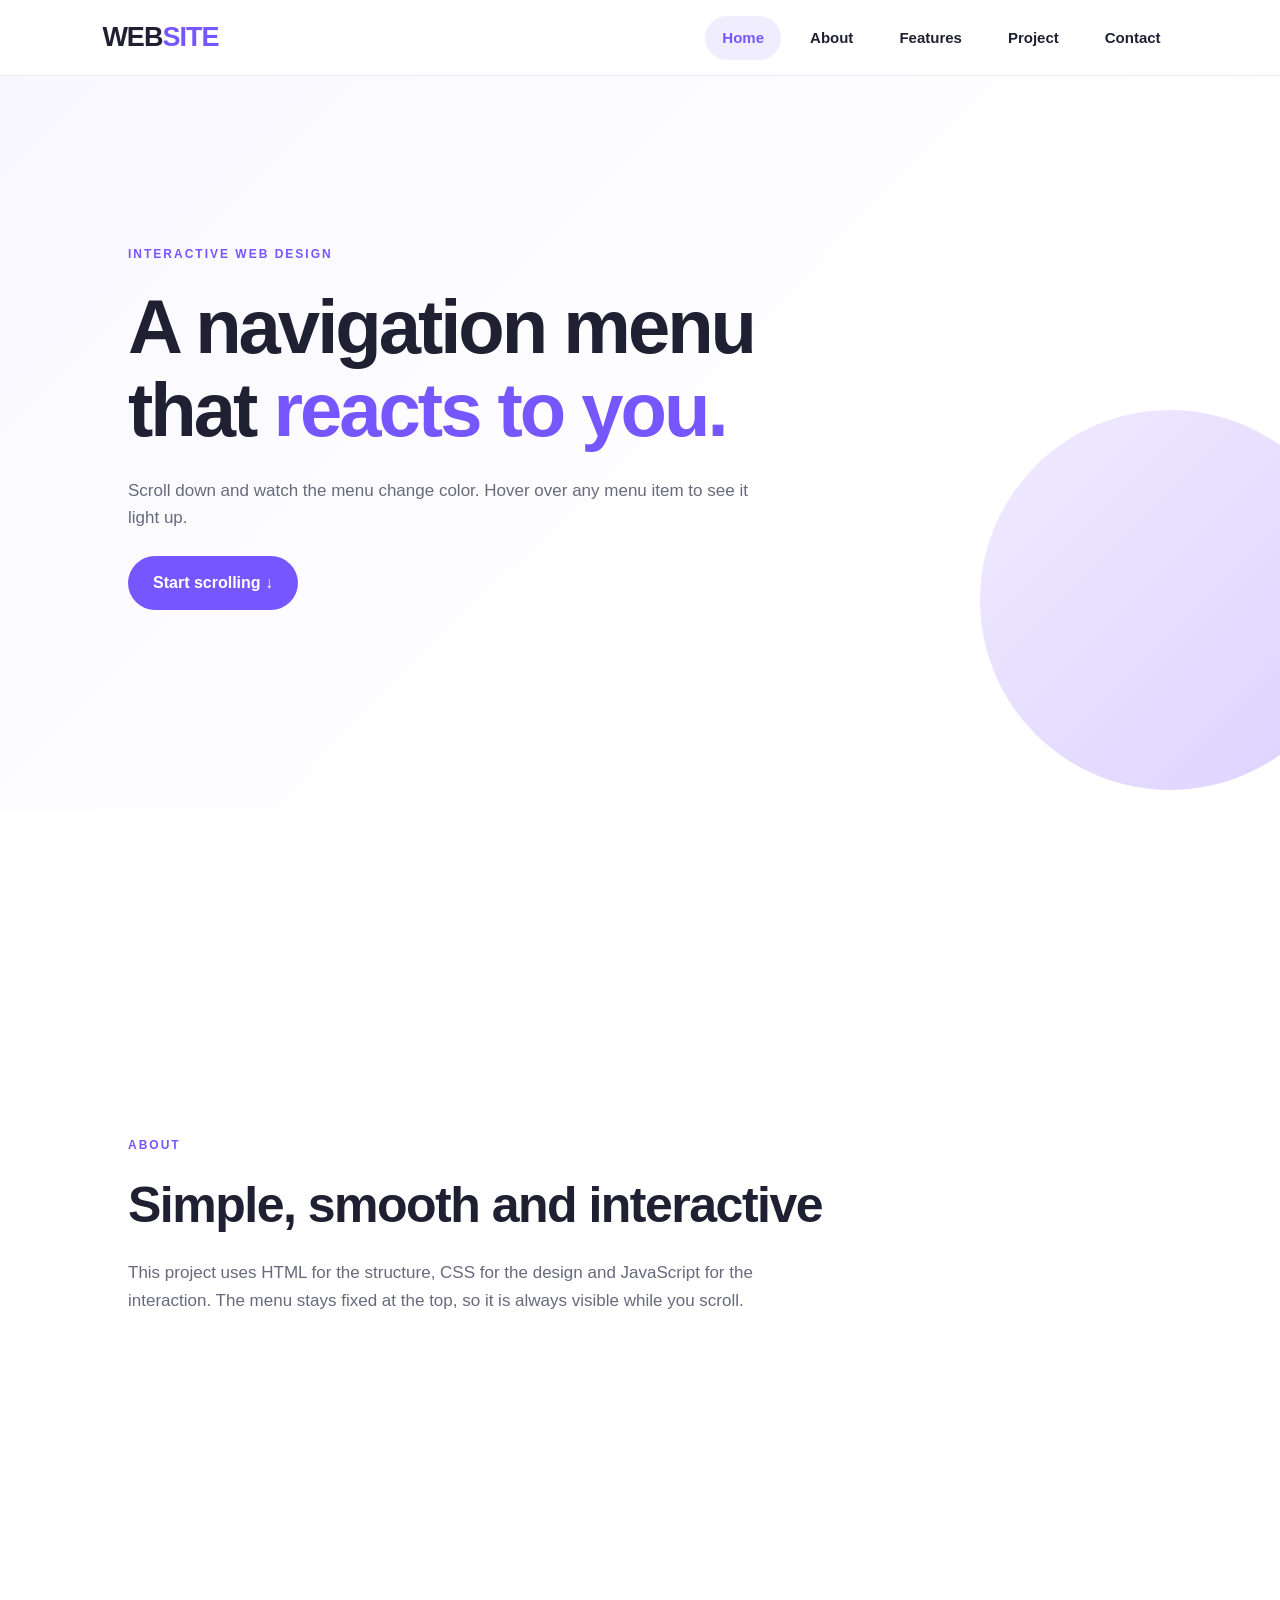
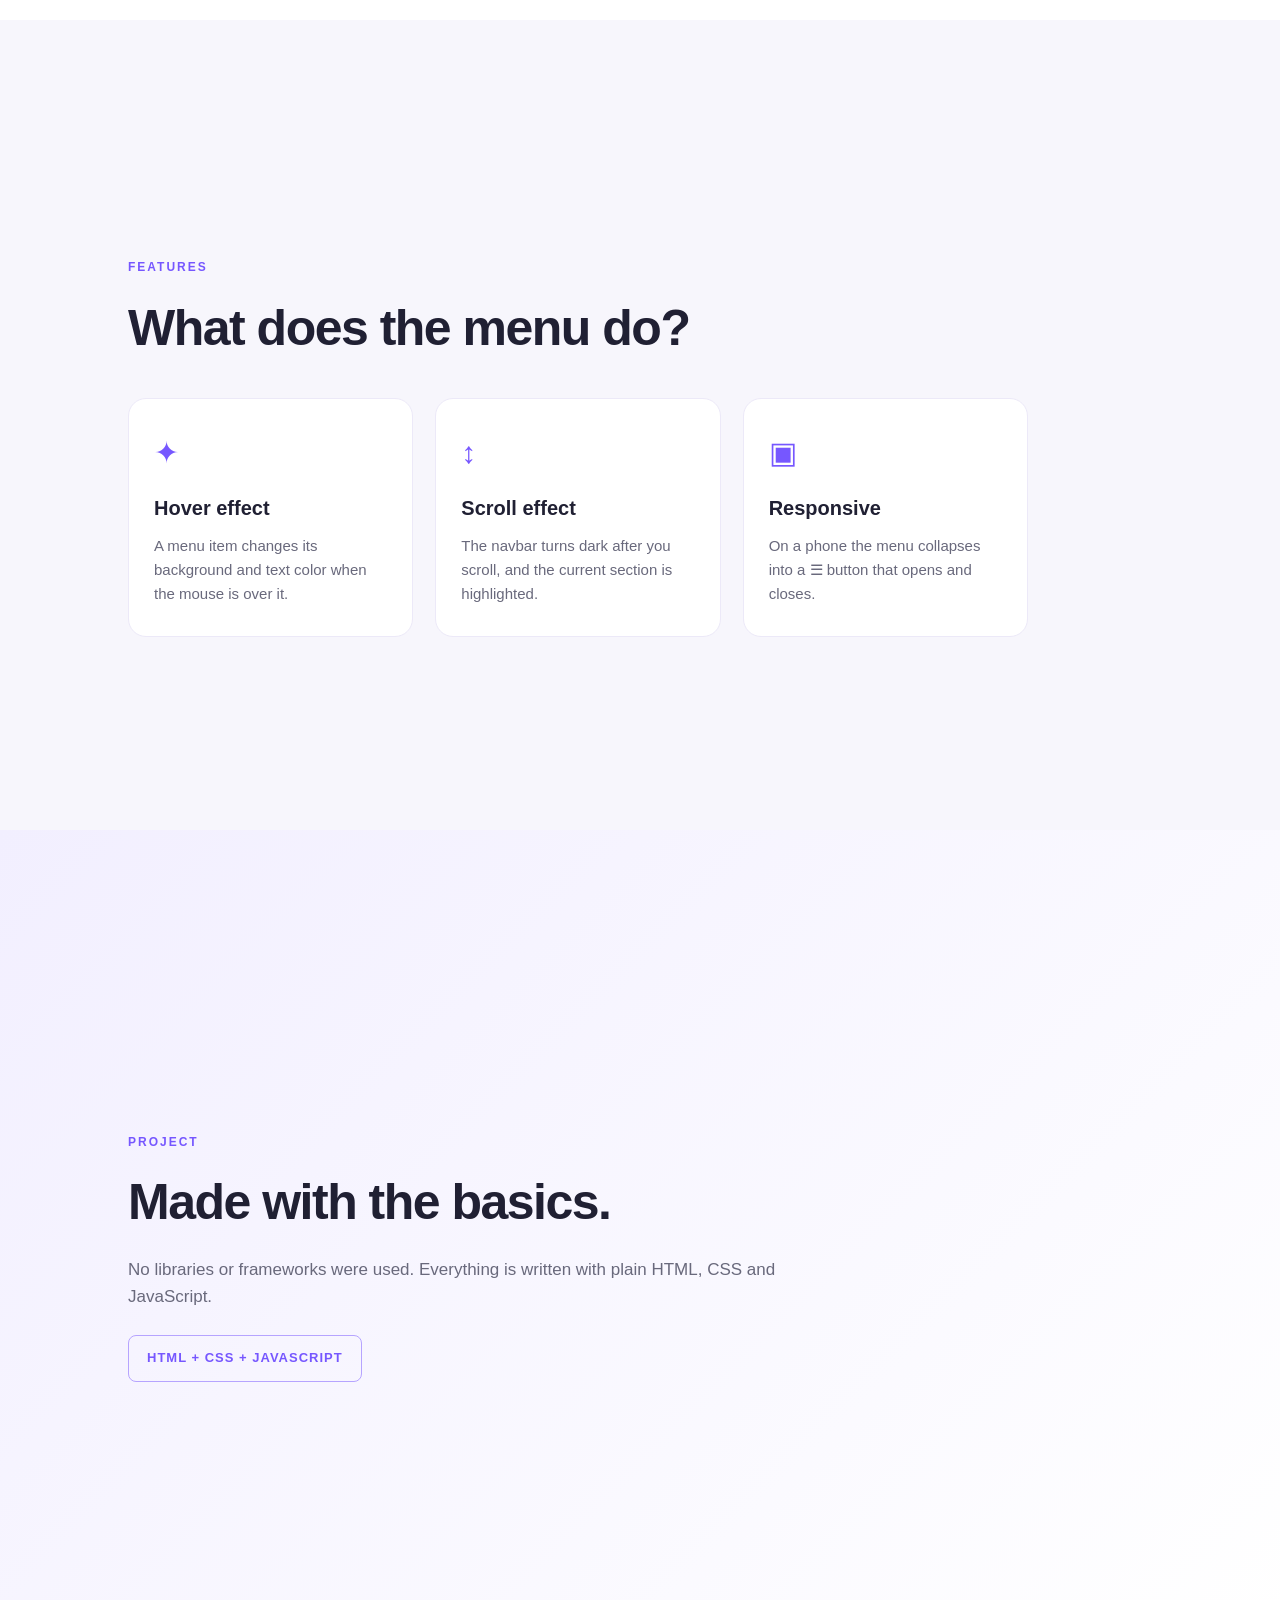
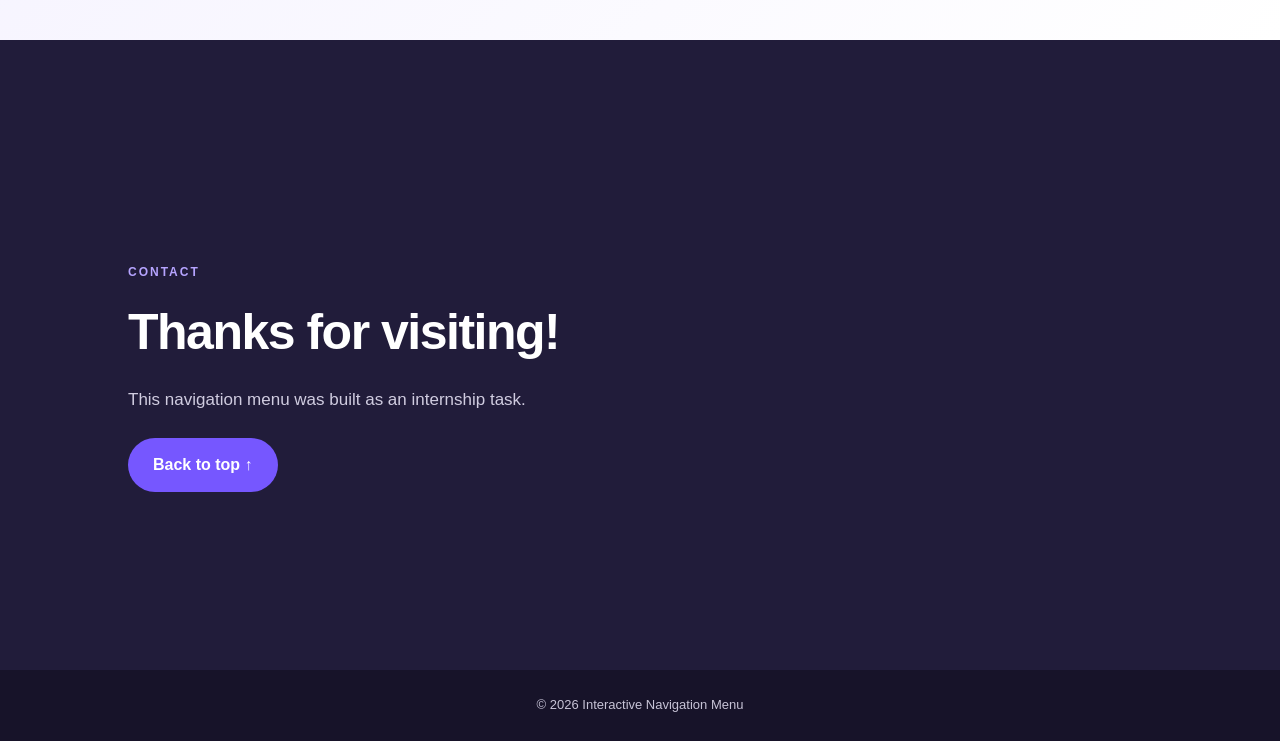
<file: index.html>
<!DOCTYPE html>
<html lang="en">
<head>
    <meta charset="UTF-8">
    <meta name="viewport" content="width=device-width, initial-scale=1.0">
    <title>Interactive Navigation Menu</title>
    <link rel="stylesheet" href="style.css">
    <script src="script.js" defer></script>
</head>
<body>
    <nav class="navbar" id="navbar">
        <a href="#home" class="logo">WEB<span>SITE</span></a>

        <button class="menu-toggle" id="menuToggle"
                aria-label="Toggle navigation" aria-expanded="false">☰</button>

        <ul class="nav-links" id="navLinks">
            <li><a href="#home" class="nav-link active">Home</a></li>
            <li><a href="#about" class="nav-link">About</a></li>
            <li><a href="#services" class="nav-link">Features</a></li>
            <li><a href="#portfolio" class="nav-link">Project</a></li>
            <li><a href="#contact" class="nav-link">Contact</a></li>
        </ul>
    </nav>

    <section id="home" class="section home">
        <div class="content">
            <span class="tag">INTERACTIVE WEB DESIGN</span>
            <h1>A navigation menu that <span>reacts to you.</span></h1>
            <p>
                Scroll down and watch the menu change color. Hover over any
                menu item to see it light up.
            </p>
            <a href="#about" class="button">Start scrolling ↓</a>
        </div>
        <div class="hero-circle"></div>
    </section>

    <section id="about" class="section about">
        <div class="section-content">
            <span class="tag">ABOUT</span>
            <h2>Simple, smooth and interactive</h2>
            <p>
                This project uses HTML for the structure, CSS for the design
                and JavaScript for the interaction. The menu stays fixed at
                the top, so it is always visible while you scroll.
            </p>
        </div>
    </section>

    <section id="services" class="section services">
        <div class="section-content">
            <span class="tag">FEATURES</span>
            <h2>What does the menu do?</h2>

            <div class="cards">
                <article class="card">
                    <div class="card-icon">✦</div>
                    <h3>Hover effect</h3>
                    <p>A menu item changes its background and text color when the mouse is over it.</p>
                </article>

                <article class="card">
                    <div class="card-icon">↕</div>
                    <h3>Scroll effect</h3>
                    <p>The navbar turns dark after you scroll, and the current section is highlighted.</p>
                </article>

                <article class="card">
                    <div class="card-icon">▣</div>
                    <h3>Responsive</h3>
                    <p>On a phone the menu collapses into a ☰ button that opens and closes.</p>
                </article>
            </div>
        </div>
    </section>

    <section id="portfolio" class="section portfolio">
        <div class="section-content">
            <span class="tag">PROJECT</span>
            <h2>Made with the basics.</h2>
            <p>
                No libraries or frameworks were used. Everything is written
                with plain HTML, CSS and JavaScript.
            </p>
            <div class="project-label">HTML + CSS + JAVASCRIPT</div>
        </div>
    </section>

    <section id="contact" class="section contact">
        <div class="section-content">
            <span class="tag">CONTACT</span>
            <h2>Thanks for visiting!</h2>
            <p>This navigation menu was built as an internship task.</p>
            <a href="#home" class="button">Back to top ↑</a>
        </div>
    </section>

    <footer>
        <p>© <span id="year"></span> Interactive Navigation Menu</p>
    </footer>

</body>
</html>
</file>
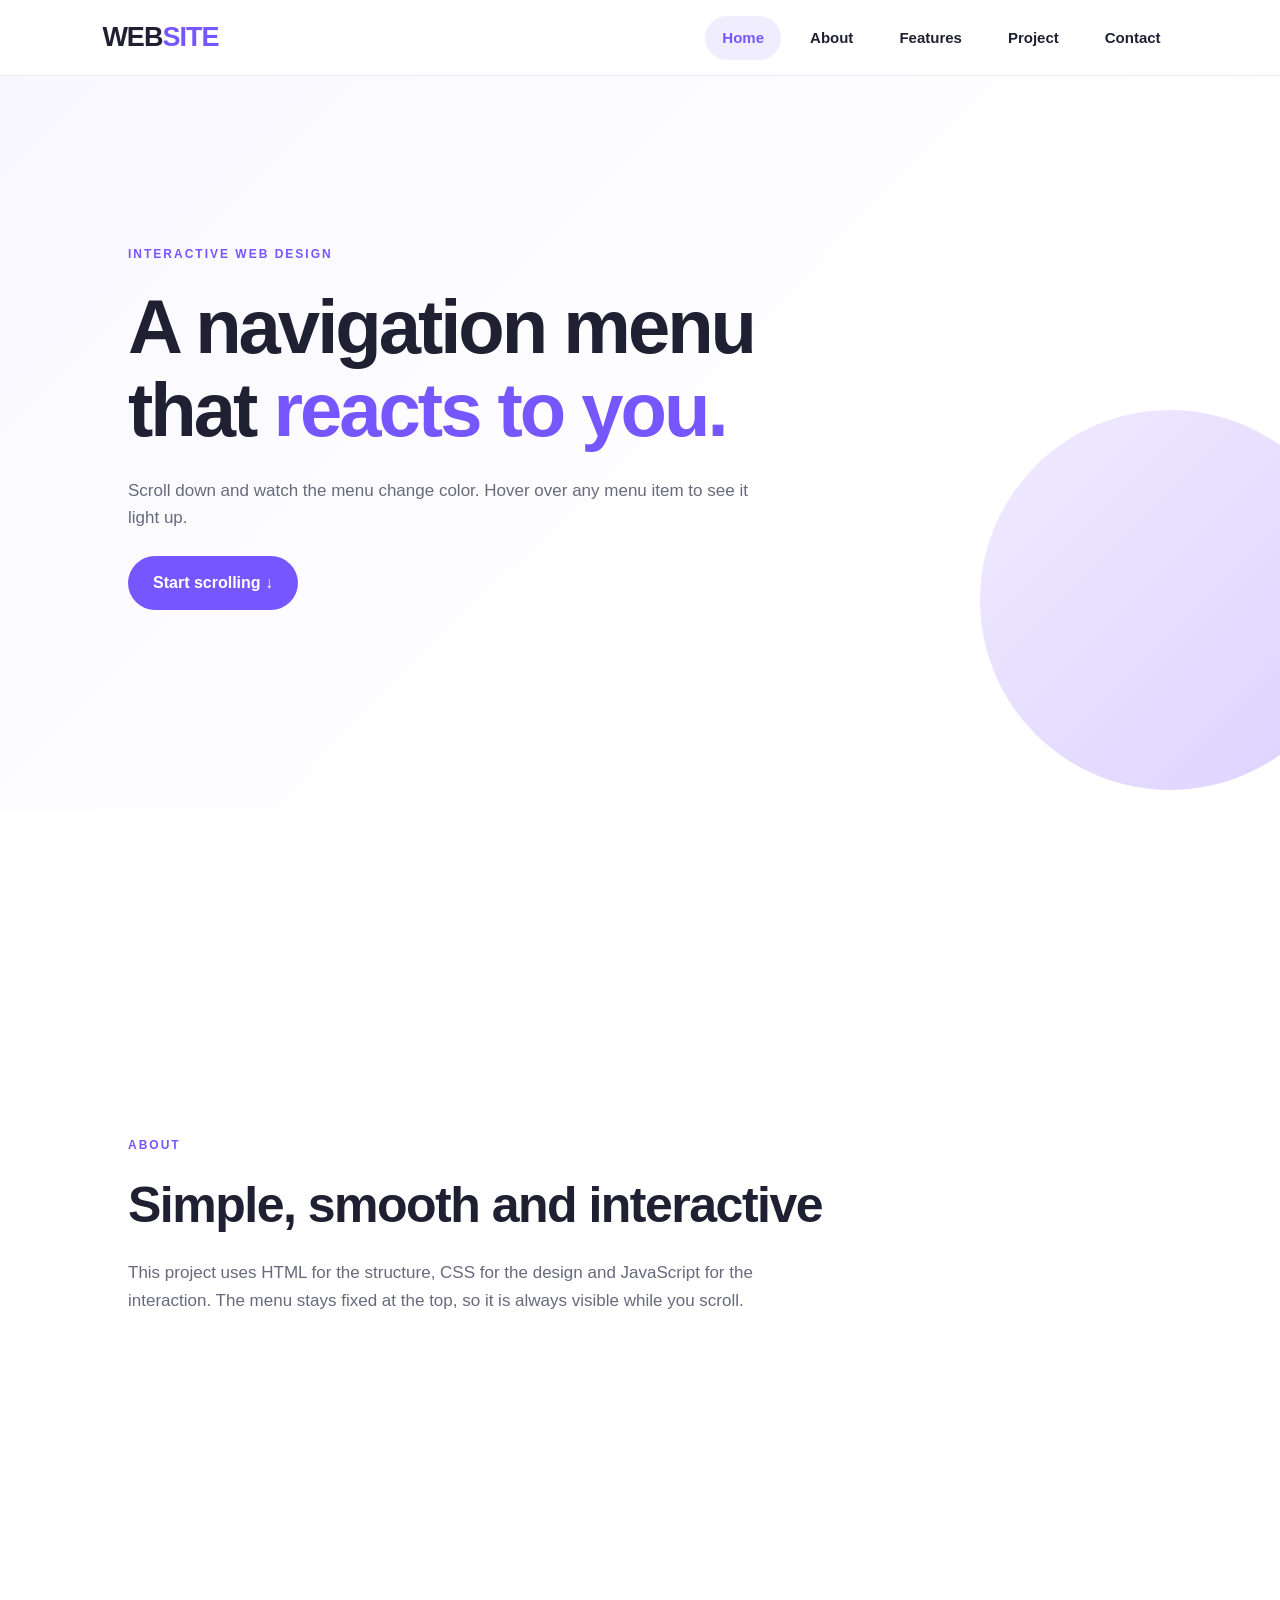
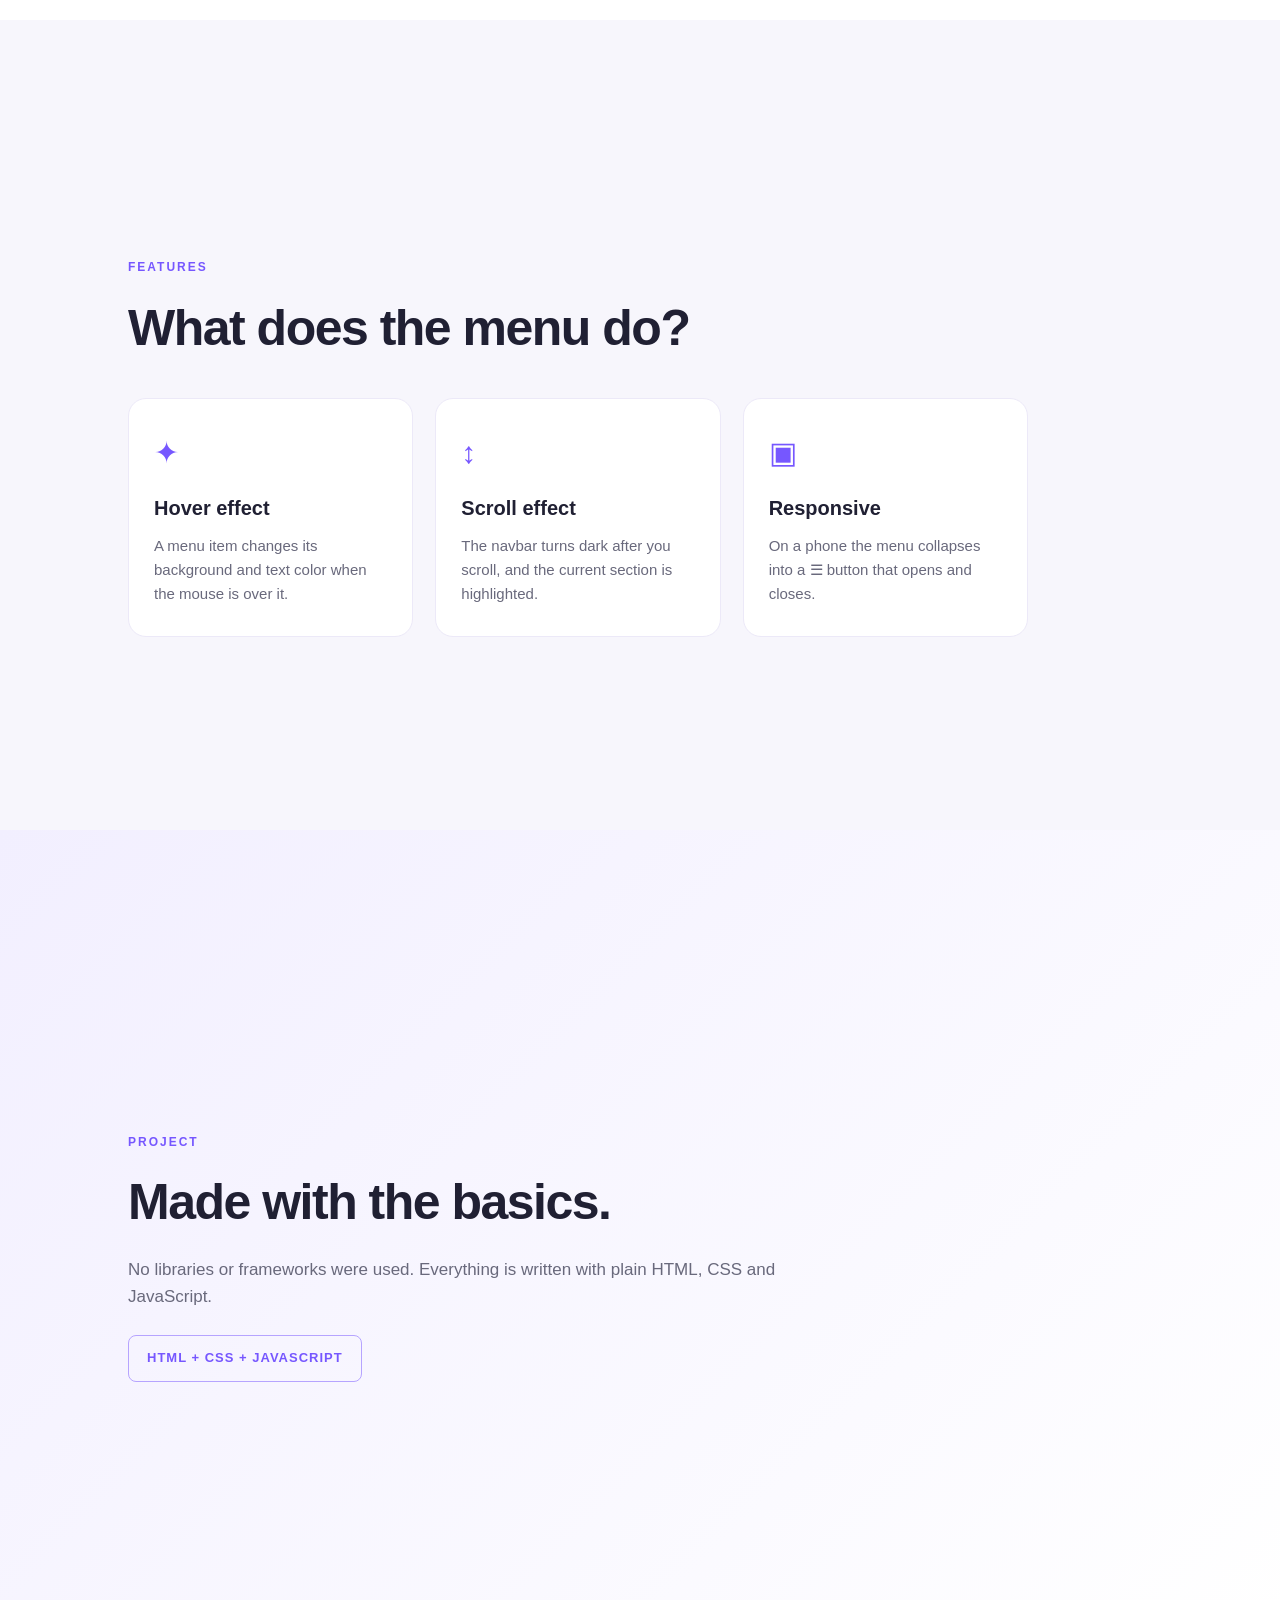
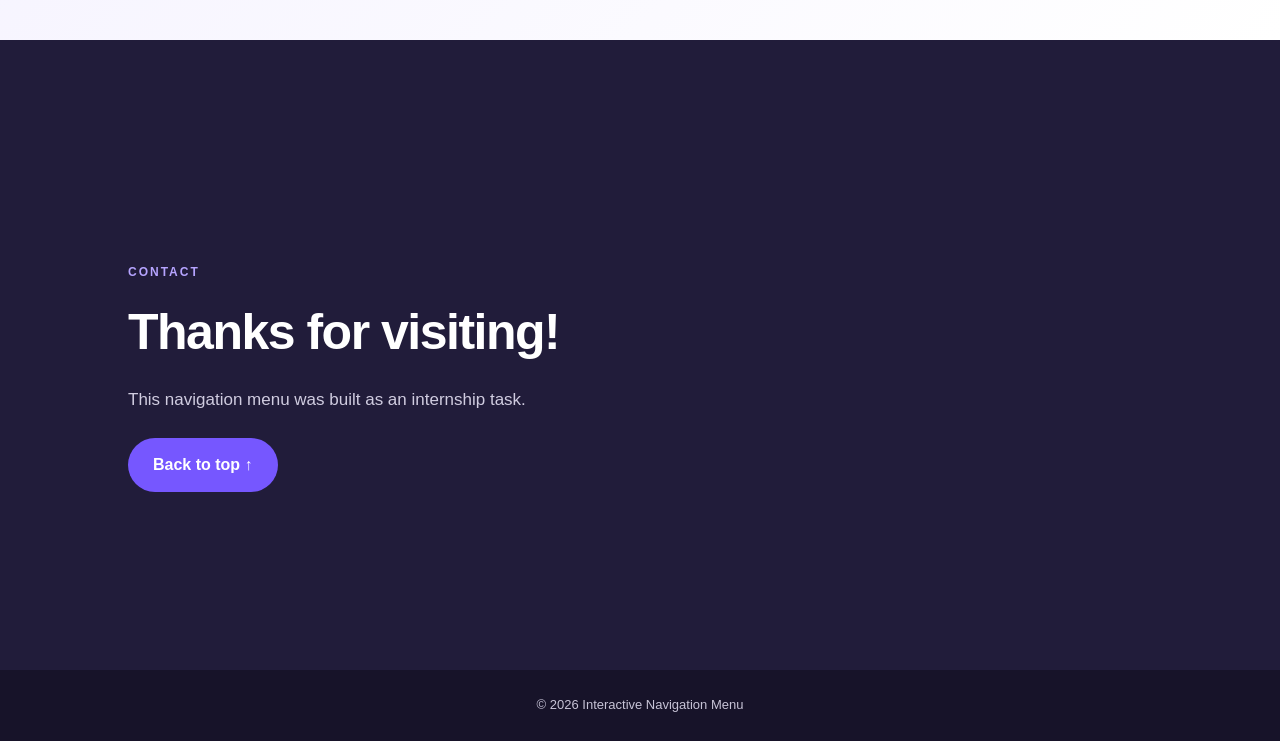
<file: task1.html>
<!DOCTYPE html>
<html lang="en">
<head>
    <meta charset="UTF-8">
    <meta name="viewport" content="width=device-width, initial-scale=1.0">
    <title>Interactive Navigation Menu</title>
    <link rel="stylesheet" href="task1.css">
    <script src="task1.js" defer></script>
</head>
<body>
    <nav class="navbar" id="navbar">
        <a href="#home" class="logo">WEB<span>SITE</span></a>

        <button class="menu-toggle" id="menuToggle"
                aria-label="Toggle navigation" aria-expanded="false">☰</button>

        <ul class="nav-links" id="navLinks">
            <li><a href="#home" class="nav-link active">Home</a></li>
            <li><a href="#about" class="nav-link">About</a></li>
            <li><a href="#services" class="nav-link">Features</a></li>
            <li><a href="#portfolio" class="nav-link">Project</a></li>
            <li><a href="#contact" class="nav-link">Contact</a></li>
        </ul>
    </nav>

    <section id="home" class="section home">
        <div class="content">
            <span class="tag">INTERACTIVE WEB DESIGN</span>
            <h1>A navigation menu that <span>reacts to you.</span></h1>
            <p>
                Scroll down and watch the menu change color. Hover over any
                menu item to see it light up.
            </p>
            <a href="#about" class="button">Start scrolling ↓</a>
        </div>
        <div class="hero-circle"></div>
    </section>

    <section id="about" class="section about">
        <div class="section-content">
            <span class="tag">ABOUT</span>
            <h2>Simple, smooth and interactive</h2>
            <p>
                This project uses HTML for the structure, CSS for the design
                and JavaScript for the interaction. The menu stays fixed at
                the top, so it is always visible while you scroll.
            </p>
        </div>
    </section>

    <section id="services" class="section services">
        <div class="section-content">
            <span class="tag">FEATURES</span>
            <h2>What does the menu do?</h2>

            <div class="cards">
                <article class="card">
                    <div class="card-icon">✦</div>
                    <h3>Hover effect</h3>
                    <p>A menu item changes its background and text color when the mouse is over it.</p>
                </article>

                <article class="card">
                    <div class="card-icon">↕</div>
                    <h3>Scroll effect</h3>
                    <p>The navbar turns dark after you scroll, and the current section is highlighted.</p>
                </article>

                <article class="card">
                    <div class="card-icon">▣</div>
                    <h3>Responsive</h3>
                    <p>On a phone the menu collapses into a ☰ button that opens and closes.</p>
                </article>
            </div>
        </div>
    </section>

    <section id="portfolio" class="section portfolio">
        <div class="section-content">
            <span class="tag">PROJECT</span>
            <h2>Made with the basics.</h2>
            <p>
                No libraries or frameworks were used. Everything is written
                with plain HTML, CSS and JavaScript.
            </p>
            <div class="project-label">HTML + CSS + JAVASCRIPT</div>
        </div>
    </section>

    <section id="contact" class="section contact">
        <div class="section-content">
            <span class="tag">CONTACT</span>
            <h2>Thanks for visiting!</h2>
            <p>This navigation menu was built as an internship task.</p>
            <a href="#home" class="button">Back to top ↑</a>
        </div>
    </section>

    <footer>
        <p>© <span id="year"></span> Interactive Navigation Menu</p>
    </footer>

</body>
</html>
</file>
<file: style.css>
:root {
    --main: #7657ff;
    --main-light: #b6a4ff;
    --soft: #f0edff;
    --dark: #211c3a;
    --darker: #171329;
    --tint-1: #f8f7ff;
    --tint-2: #f7f6fc;
    --tint-3: #f2efff;
    --border: #ece9f8;
    --text: #202033;
    --muted: #69697c;
    --muted-on-dark: #d0cce0;
    --circle-1: #e8e0ff;
    --circle-2: #c8baff;
    --glow: rgba(118, 87, 255, 0.25);
}

* {
    margin: 0;
    padding: 0;
    box-sizing: border-box;
}

html {
    scroll-behavior: smooth;      
    scroll-padding-top: 76px;     
}

body {
    font-family: Arial, sans-serif;
    color: var(--text);
    background: #ffffff;
    line-height: 1.6;
}

a {
    text-decoration: none;
    color: inherit;
}

.navbar {
    position: fixed;
    top: 0;
    left: 0;
    width: 100%;
    min-height: 76px;
    padding: 0 8%;
    display: flex;
    align-items: center;
    justify-content: space-between;
    background: rgba(255, 255, 255, 0.96);
    border-bottom: 1px solid var(--border);
    z-index: 1000;
    transition: background 0.35s ease, box-shadow 0.35s ease;
}

.logo {
    font-size: 27px;
    font-weight: 900;
    letter-spacing: -1px;
    transition: color 0.35s ease;
}

.logo span {
    color: var(--main);
}

.nav-links {
    list-style: none;
    display: flex;
    align-items: center;
    gap: 12px;
}

.nav-link {
    display: block;
    padding: 10px 17px;
    font-size: 15px;
    font-weight: 600;
    border-radius: 25px;
    transition: background 0.3s ease, color 0.3s ease, transform 0.3s ease;
}

.nav-link:hover {
    background: var(--main);
    color: white;
    transform: translateY(-2px);
}

.nav-link.active {
    color: var(--main);
    background: var(--soft);
}

.nav-link.active:hover {
    color: white;
    background: var(--main);
}

.navbar.scrolled {
    background: var(--dark);
    box-shadow: 0 6px 25px rgba(20, 15, 45, 0.18);
    border-bottom-color: transparent;
}

.navbar.scrolled .logo {
    color: white;
}

.navbar.scrolled .logo span {
    color: var(--main-light);
}

.navbar.scrolled .nav-link {
    color: #e8e5f5;
}

.navbar.scrolled .nav-link:hover,
.navbar.scrolled .nav-link.active {
    background: var(--main);
    color: white;
}

.menu-toggle {
    display: none;
    background: transparent;
    border: none;
    font-size: 28px;
    cursor: pointer;
    color: var(--text);
}

.navbar.scrolled .menu-toggle {
    color: white;
}

.nav-link:focus-visible,
.menu-toggle:focus-visible,
.button:focus-visible {
    outline: 3px solid var(--main-light);
    outline-offset: 2px;
}

.section {
    min-height: 90vh;
    padding: 120px 10% 80px;
    display: flex;
    align-items: center;
    position: relative;
    overflow: hidden;
}

.content,
.section-content {
    max-width: 900px;
    position: relative;
    z-index: 1;
}

.tag {
    display: inline-block;
    color: var(--main);
    font-size: 12px;
    font-weight: 800;
    letter-spacing: 2px;
    margin-bottom: 20px;
}

h1 {
    max-width: 750px;
    font-size: clamp(42px, 7vw, 76px);
    line-height: 1.1;
    letter-spacing: -3px;
    margin-bottom: 25px;
}

h1 span {
    color: var(--main);
}

h2 {
    font-size: clamp(32px, 5vw, 50px);
    line-height: 1.2;
    letter-spacing: -1.5px;
    margin-bottom: 24px;
}

.section p {
    max-width: 650px;
    font-size: 17px;
    color: var(--muted);
    margin-bottom: 25px;
}

.home {
    background: linear-gradient(135deg, var(--tint-1), #ffffff 65%);
}

.hero-circle {
    position: absolute;
    width: 380px;
    height: 380px;
    border-radius: 50%;
    background: linear-gradient(135deg, var(--circle-1), var(--circle-2));
    right: -80px;
    bottom: 20px;
    opacity: 0.65;
}

.button {
    display: inline-block;
    padding: 14px 25px;
    background: var(--main);
    color: white;
    border-radius: 30px;
    font-weight: bold;
    transition: transform 0.3s, box-shadow 0.3s;
}

.button:hover {
    transform: translateY(-3px);
    box-shadow: 0 10px 25px var(--glow);
}

.about {
    background: #ffffff;
}

.services {
    background: var(--tint-2);
}

.cards {
    display: grid;
    grid-template-columns: repeat(3, minmax(0, 1fr));
    gap: 22px;
    margin-top: 40px;
}

.card {
    padding: 30px 25px;
    background: white;
    border: 1px solid var(--border);
    border-radius: 18px;
    transition: transform 0.3s, box-shadow 0.3s;
}

.card:hover {
    transform: translateY(-8px);
    box-shadow: 0 15px 35px rgba(35, 24, 75, 0.09);
}

.card-icon {
    font-size: 30px;
    color: var(--main);
    margin-bottom: 15px;
}

.card h3 {
    margin-bottom: 10px;
    font-size: 20px;
}

.section .card p {
    font-size: 15px;
    margin-bottom: 0;
}

.portfolio {
    background: linear-gradient(135deg, var(--tint-3), #ffffff);
}

.project-label {
    display: inline-block;
    padding: 12px 18px;
    border: 1px solid var(--main-light);
    border-radius: 8px;
    color: var(--main);
    font-size: 13px;
    font-weight: bold;
    letter-spacing: 1px;
}

.contact {
    min-height: 70vh;
    background: var(--dark);
    color: white;
}

.contact .section-content {
    max-width: 700px;
}

.contact p {
    color: var(--muted-on-dark);
}

.contact .tag {
    color: var(--main-light);
}

footer {
    padding: 25px 15px;
    background: var(--darker);
    text-align: center;
    color: #c7c3d6;
    font-size: 13px;
}

@media (max-width: 800px) {
    .navbar {
        padding: 0 6%;
        min-height: 70px;
    }

    html {
        scroll-padding-top: 70px;
    }

    .menu-toggle {
        display: block;
    }

    .nav-links {
        display: none;
        position: absolute;
        top: 70px;
        left: 0;
        width: 100%;
        padding: 18px 6% 25px;
        background: white;
        flex-direction: column;
        align-items: stretch;
        gap: 5px;
        box-shadow: 0 12px 20px rgba(0, 0, 0, 0.08);
    }

    .navbar.scrolled .nav-links {
        background: var(--dark);
    }

    .nav-links.open {
        display: flex;
    }

    .nav-link {
        padding: 12px 15px;
    }

    .section {
        padding: 110px 7% 70px;
    }

    .cards {
        grid-template-columns: 1fr;
    }

    .hero-circle {
        width: 230px;
        height: 230px;
        right: -110px;
        bottom: 15px;
    }

    h1 {
        letter-spacing: -2px;
    }
}

@media (prefers-reduced-motion: reduce) {
    html {
        scroll-behavior: auto;
    }

    *,
    *::before,
    *::after {
        transition-duration: 0.01ms !important;
    }
}
</file>
<file: task1.css>
:root {
    --main: #7657ff;
    --main-light: #b6a4ff;
    --soft: #f0edff;
    --dark: #211c3a;
    --darker: #171329;
    --tint-1: #f8f7ff;
    --tint-2: #f7f6fc;
    --tint-3: #f2efff;
    --border: #ece9f8;
    --text: #202033;
    --muted: #69697c;
    --muted-on-dark: #d0cce0;
    --circle-1: #e8e0ff;
    --circle-2: #c8baff;
    --glow: rgba(118, 87, 255, 0.25);
}

* {
    margin: 0;
    padding: 0;
    box-sizing: border-box;
}

html {
    scroll-behavior: smooth;      
    scroll-padding-top: 76px;     
}

body {
    font-family: Arial, sans-serif;
    color: var(--text);
    background: #ffffff;
    line-height: 1.6;
}

a {
    text-decoration: none;
    color: inherit;
}

.navbar {
    position: fixed;
    top: 0;
    left: 0;
    width: 100%;
    min-height: 76px;
    padding: 0 8%;
    display: flex;
    align-items: center;
    justify-content: space-between;
    background: rgba(255, 255, 255, 0.96);
    border-bottom: 1px solid var(--border);
    z-index: 1000;
    transition: background 0.35s ease, box-shadow 0.35s ease;
}

.logo {
    font-size: 27px;
    font-weight: 900;
    letter-spacing: -1px;
    transition: color 0.35s ease;
}

.logo span {
    color: var(--main);
}

.nav-links {
    list-style: none;
    display: flex;
    align-items: center;
    gap: 12px;
}

.nav-link {
    display: block;
    padding: 10px 17px;
    font-size: 15px;
    font-weight: 600;
    border-radius: 25px;
    transition: background 0.3s ease, color 0.3s ease, transform 0.3s ease;
}

.nav-link:hover {
    background: var(--main);
    color: white;
    transform: translateY(-2px);
}

.nav-link.active {
    color: var(--main);
    background: var(--soft);
}

.nav-link.active:hover {
    color: white;
    background: var(--main);
}

.navbar.scrolled {
    background: var(--dark);
    box-shadow: 0 6px 25px rgba(20, 15, 45, 0.18);
    border-bottom-color: transparent;
}

.navbar.scrolled .logo {
    color: white;
}

.navbar.scrolled .logo span {
    color: var(--main-light);
}

.navbar.scrolled .nav-link {
    color: #e8e5f5;
}

.navbar.scrolled .nav-link:hover,
.navbar.scrolled .nav-link.active {
    background: var(--main);
    color: white;
}

.menu-toggle {
    display: none;
    background: transparent;
    border: none;
    font-size: 28px;
    cursor: pointer;
    color: var(--text);
}

.navbar.scrolled .menu-toggle {
    color: white;
}

.nav-link:focus-visible,
.menu-toggle:focus-visible,
.button:focus-visible {
    outline: 3px solid var(--main-light);
    outline-offset: 2px;
}

.section {
    min-height: 90vh;
    padding: 120px 10% 80px;
    display: flex;
    align-items: center;
    position: relative;
    overflow: hidden;
}

.content,
.section-content {
    max-width: 900px;
    position: relative;
    z-index: 1;
}

.tag {
    display: inline-block;
    color: var(--main);
    font-size: 12px;
    font-weight: 800;
    letter-spacing: 2px;
    margin-bottom: 20px;
}

h1 {
    max-width: 750px;
    font-size: clamp(42px, 7vw, 76px);
    line-height: 1.1;
    letter-spacing: -3px;
    margin-bottom: 25px;
}

h1 span {
    color: var(--main);
}

h2 {
    font-size: clamp(32px, 5vw, 50px);
    line-height: 1.2;
    letter-spacing: -1.5px;
    margin-bottom: 24px;
}

.section p {
    max-width: 650px;
    font-size: 17px;
    color: var(--muted);
    margin-bottom: 25px;
}

.home {
    background: linear-gradient(135deg, var(--tint-1), #ffffff 65%);
}

.hero-circle {
    position: absolute;
    width: 380px;
    height: 380px;
    border-radius: 50%;
    background: linear-gradient(135deg, var(--circle-1), var(--circle-2));
    right: -80px;
    bottom: 20px;
    opacity: 0.65;
}

.button {
    display: inline-block;
    padding: 14px 25px;
    background: var(--main);
    color: white;
    border-radius: 30px;
    font-weight: bold;
    transition: transform 0.3s, box-shadow 0.3s;
}

.button:hover {
    transform: translateY(-3px);
    box-shadow: 0 10px 25px var(--glow);
}

.about {
    background: #ffffff;
}

.services {
    background: var(--tint-2);
}

.cards {
    display: grid;
    grid-template-columns: repeat(3, minmax(0, 1fr));
    gap: 22px;
    margin-top: 40px;
}

.card {
    padding: 30px 25px;
    background: white;
    border: 1px solid var(--border);
    border-radius: 18px;
    transition: transform 0.3s, box-shadow 0.3s;
}

.card:hover {
    transform: translateY(-8px);
    box-shadow: 0 15px 35px rgba(35, 24, 75, 0.09);
}

.card-icon {
    font-size: 30px;
    color: var(--main);
    margin-bottom: 15px;
}

.card h3 {
    margin-bottom: 10px;
    font-size: 20px;
}

.section .card p {
    font-size: 15px;
    margin-bottom: 0;
}

.portfolio {
    background: linear-gradient(135deg, var(--tint-3), #ffffff);
}

.project-label {
    display: inline-block;
    padding: 12px 18px;
    border: 1px solid var(--main-light);
    border-radius: 8px;
    color: var(--main);
    font-size: 13px;
    font-weight: bold;
    letter-spacing: 1px;
}

.contact {
    min-height: 70vh;
    background: var(--dark);
    color: white;
}

.contact .section-content {
    max-width: 700px;
}

.contact p {
    color: var(--muted-on-dark);
}

.contact .tag {
    color: var(--main-light);
}

footer {
    padding: 25px 15px;
    background: var(--darker);
    text-align: center;
    color: #c7c3d6;
    font-size: 13px;
}

@media (max-width: 800px) {
    .navbar {
        padding: 0 6%;
        min-height: 70px;
    }

    html {
        scroll-padding-top: 70px;
    }

    .menu-toggle {
        display: block;
    }

    .nav-links {
        display: none;
        position: absolute;
        top: 70px;
        left: 0;
        width: 100%;
        padding: 18px 6% 25px;
        background: white;
        flex-direction: column;
        align-items: stretch;
        gap: 5px;
        box-shadow: 0 12px 20px rgba(0, 0, 0, 0.08);
    }

    .navbar.scrolled .nav-links {
        background: var(--dark);
    }

    .nav-links.open {
        display: flex;
    }

    .nav-link {
        padding: 12px 15px;
    }

    .section {
        padding: 110px 7% 70px;
    }

    .cards {
        grid-template-columns: 1fr;
    }

    .hero-circle {
        width: 230px;
        height: 230px;
        right: -110px;
        bottom: 15px;
    }

    h1 {
        letter-spacing: -2px;
    }
}

@media (prefers-reduced-motion: reduce) {
    html {
        scroll-behavior: auto;
    }

    *,
    *::before,
    *::after {
        transition-duration: 0.01ms !important;
    }
}
</file>
